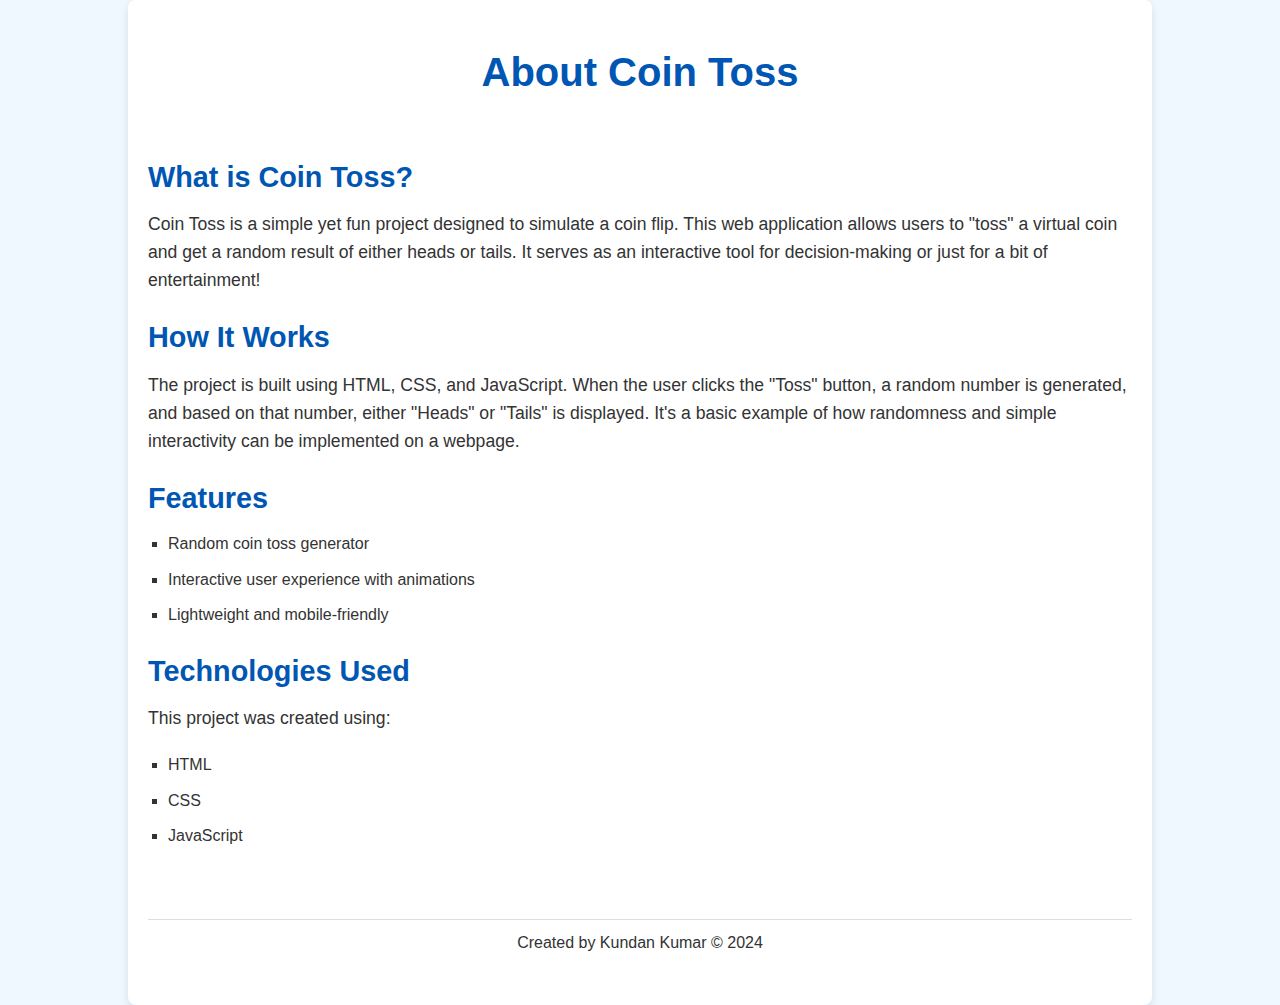
<file: components/About.html>
<!DOCTYPE html>
<html lang="en">
<head>
    <meta charset="UTF-8">
    <meta name="viewport" content="width=device-width, initial-scale=1.0">
    <meta http-equiv="X-UA-Compatible" content="IE=edge">
    <title>About | Coin Toss</title>
    <link rel="stylesheet" href="about.css">
</head>
<body>
    <div class="container">
        <header>
            <h1>About Coin Toss</h1>
        </header>

        <section class="content">
            <h2>What is Coin Toss?</h2>
            <p>
                Coin Toss is a simple yet fun project designed to simulate a coin flip. This web application allows users to "toss" a virtual coin and get a random result of either heads or tails. It serves as an interactive tool for decision-making or just for a bit of entertainment!
            </p>

            <h2>How It Works</h2>
            <p>
                The project is built using HTML, CSS, and JavaScript. When the user clicks the "Toss" button, a random number is generated, and based on that number, either "Heads" or "Tails" is displayed. It's a basic example of how randomness and simple interactivity can be implemented on a webpage.
            </p>

            <h2>Features</h2>
            <ul>
                <li>Random coin toss generator</li>
                <li>Interactive user experience with animations</li>
                <li>Lightweight and mobile-friendly</li>
            </ul>

            <h2>Technologies Used</h2>
            <p>
                This project was created using:
            </p>
            <ul>
                <li>HTML</li>
                <li>CSS</li>
                <li>JavaScript</li>
            </ul>
        </section>

        <footer>
            <p>Created by Kundan Kumar &copy; 2024</p>
        </footer>
    </div>
</body>
</html>
</file>
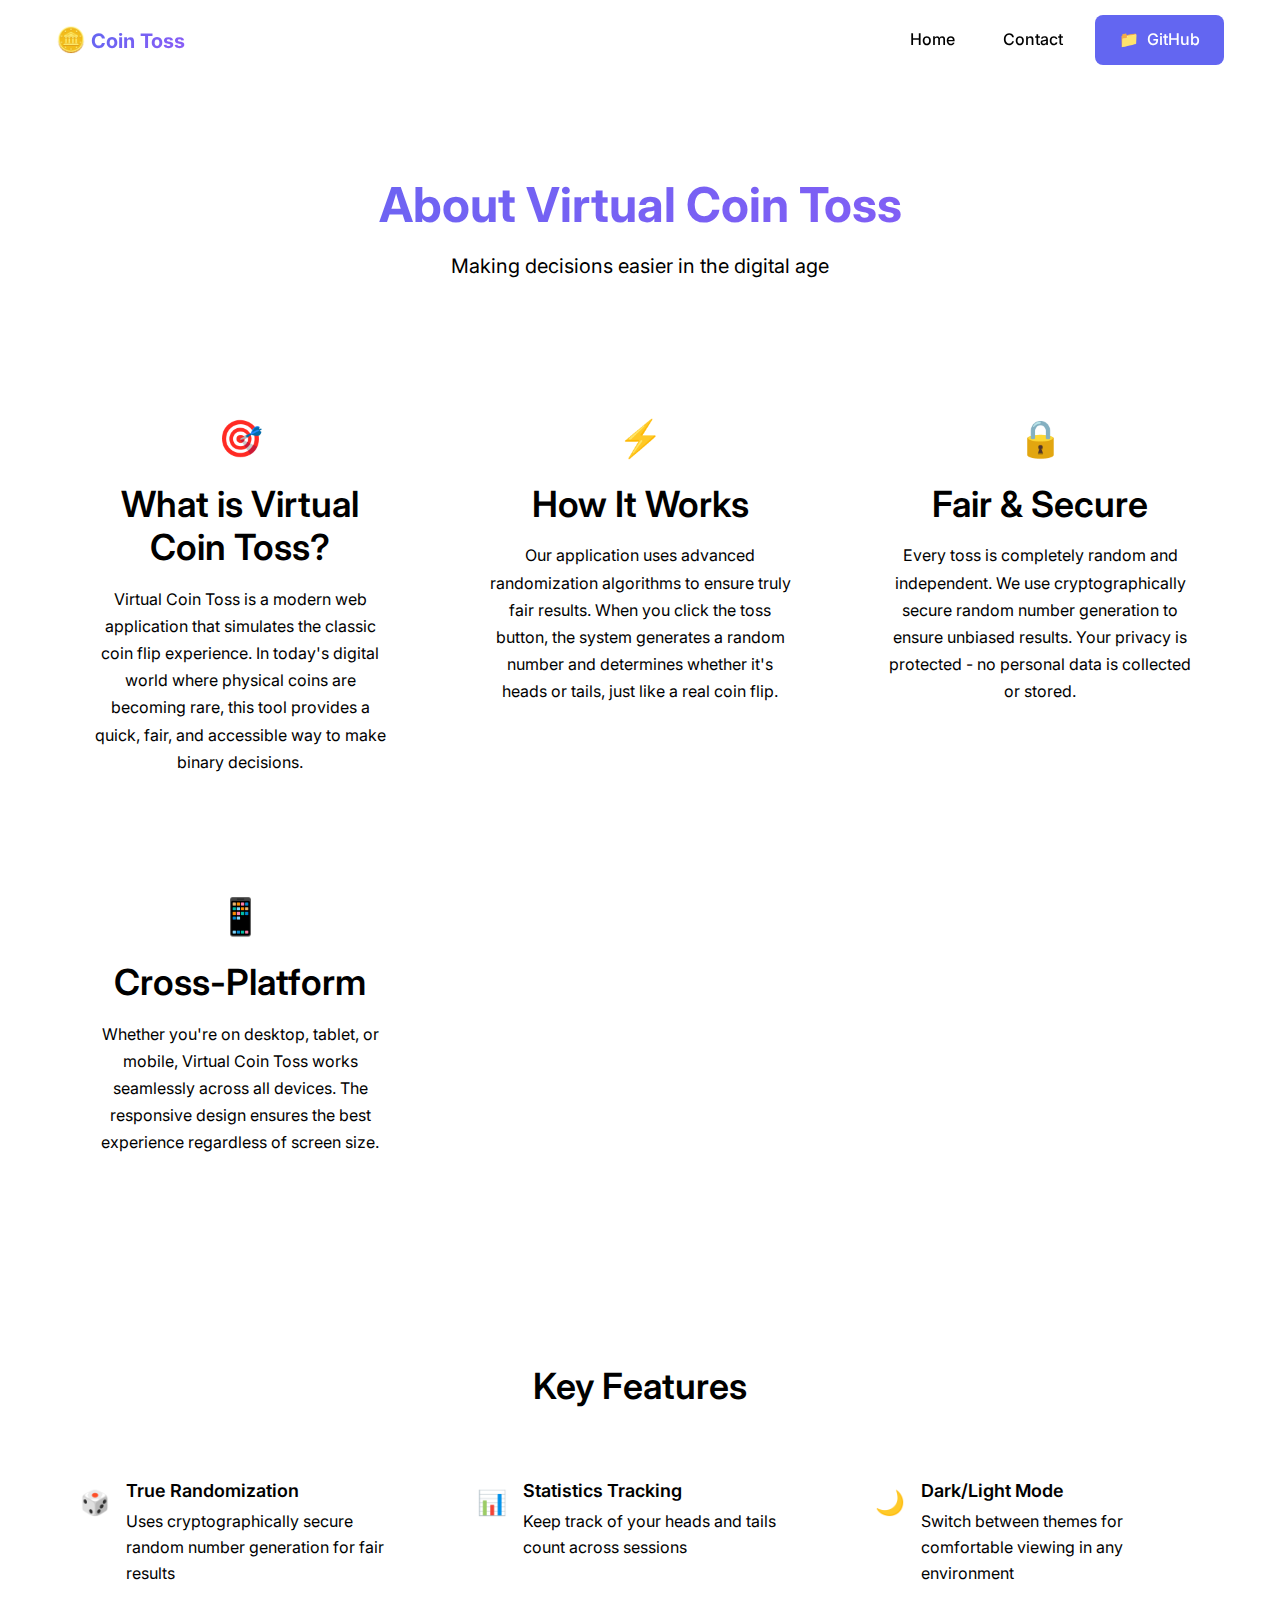
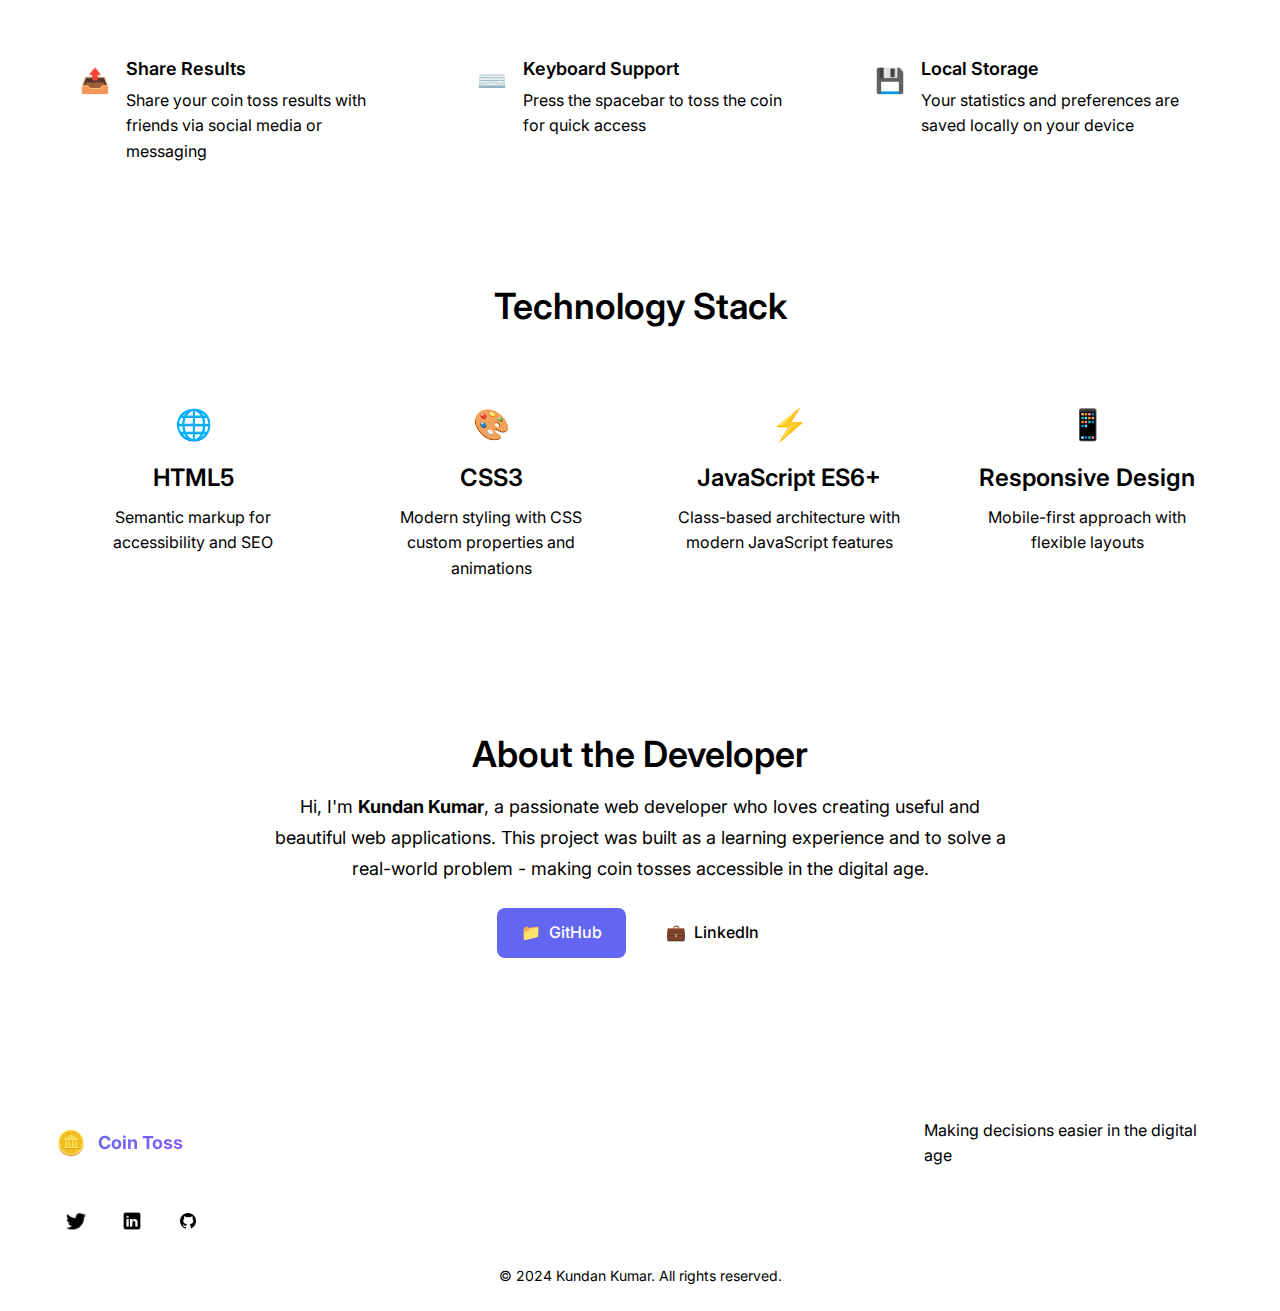
<file: pages/About.html>
<!DOCTYPE html>
<html lang="en">
<head>
    <meta charset="UTF-8">
    <meta name="viewport" content="width=device-width, initial-scale=1.0">
    <meta name="description" content="About Virtual Coin Toss - Learn more about this digital decision-making tool">
    <title>About | Virtual Coin Toss</title>
    <link rel="stylesheet" href="../css/main.css">
    <link rel="stylesheet" href="../css/components.css">
    <link rel="stylesheet" href="../css/about.css">
    <link rel="preconnect" href="https://fonts.googleapis.com">
    <link rel="preconnect" href="https://fonts.gstatic.com" crossorigin>
    <link href="https://fonts.googleapis.com/css2?family=Inter:wght@300;400;500;600;700&display=swap" rel="stylesheet">
</head>
<body>
    <!-- Navigation -->
    <nav class="navbar">
        <div class="nav-container">
            <div class="nav-brand">
                <a href="../index.html" style="text-decoration: none; color: inherit;">
                    <span class="brand-icon">🪙</span>
                    <span class="brand-text">Coin Toss</span>
                </a>
            </div>
            
            <div class="nav-menu">
                <a href="../index.html" class="nav-link">Home</a>
                <a href="contact.html" class="nav-link">Contact</a>
                <a href="https://github.com/its-kundan/Coin_Toss" target="_blank" rel="noopener noreferrer" class="btn btn-primary">
                    <span class="github-icon">📁</span>
                    GitHub
                </a>
            </div>
        </div>
    </nav>

    <!-- Main Content -->
    <main class="main-content">
        <div class="container">
            <!-- Hero Section -->
            <section class="about-hero">
                <h1 class="hero-title">About Virtual Coin Toss</h1>
                <p class="hero-subtitle">Making decisions easier in the digital age</p>
            </section>

            <!-- Content Sections -->
            <section class="about-content">
                <div class="content-grid">
                    <div class="content-card">
                        <div class="card-icon">🎯</div>
                        <h2>What is Virtual Coin Toss?</h2>
                        <p>
                            Virtual Coin Toss is a modern web application that simulates the classic coin flip experience. 
                            In today's digital world where physical coins are becoming rare, this tool provides a quick, 
                            fair, and accessible way to make binary decisions.
                        </p>
                    </div>

                    <div class="content-card">
                        <div class="card-icon">⚡</div>
                        <h2>How It Works</h2>
                        <p>
                            Our application uses advanced randomization algorithms to ensure truly fair results. 
                            When you click the toss button, the system generates a random number and determines 
                            whether it's heads or tails, just like a real coin flip.
                        </p>
                    </div>

                    <div class="content-card">
                        <div class="card-icon">🔒</div>
                        <h2>Fair & Secure</h2>
                        <p>
                            Every toss is completely random and independent. We use cryptographically secure 
                            random number generation to ensure unbiased results. Your privacy is protected - 
                            no personal data is collected or stored.
                        </p>
                    </div>

                    <div class="content-card">
                        <div class="card-icon">📱</div>
                        <h2>Cross-Platform</h2>
                        <p>
                            Whether you're on desktop, tablet, or mobile, Virtual Coin Toss works seamlessly 
                            across all devices. The responsive design ensures the best experience regardless 
                            of screen size.
                        </p>
                    </div>
                </div>
            </section>

            <!-- Features Section -->
            <section class="features-section">
                <h2 class="section-title">Key Features</h2>
                <div class="features-list">
                    <div class="feature-item">
                        <span class="feature-icon">🎲</span>
                        <div class="feature-content">
                            <h3>True Randomization</h3>
                            <p>Uses cryptographically secure random number generation for fair results</p>
                        </div>
                    </div>
                    
                    <div class="feature-item">
                        <span class="feature-icon">📊</span>
                        <div class="feature-content">
                            <h3>Statistics Tracking</h3>
                            <p>Keep track of your heads and tails count across sessions</p>
                        </div>
                    </div>
                    
                    <div class="feature-item">
                        <span class="feature-icon">🌙</span>
                        <div class="feature-content">
                            <h3>Dark/Light Mode</h3>
                            <p>Switch between themes for comfortable viewing in any environment</p>
                        </div>
                    </div>
                    
                    <div class="feature-item">
                        <span class="feature-icon">📤</span>
                        <div class="feature-content">
                            <h3>Share Results</h3>
                            <p>Share your coin toss results with friends via social media or messaging</p>
                        </div>
                    </div>
                    
                    <div class="feature-item">
                        <span class="feature-icon">⌨️</span>
                        <div class="feature-content">
                            <h3>Keyboard Support</h3>
                            <p>Press the spacebar to toss the coin for quick access</p>
                        </div>
                    </div>
                    
                    <div class="feature-item">
                        <span class="feature-icon">💾</span>
                        <div class="feature-content">
                            <h3>Local Storage</h3>
                            <p>Your statistics and preferences are saved locally on your device</p>
                        </div>
                    </div>
                </div>
            </section>

            <!-- Technology Section -->
            <section class="tech-section">
                <h2 class="section-title">Technology Stack</h2>
                <div class="tech-grid">
                    <div class="tech-card">
                        <div class="tech-icon">🌐</div>
                        <h3>HTML5</h3>
                        <p>Semantic markup for accessibility and SEO</p>
                    </div>
                    
                    <div class="tech-card">
                        <div class="tech-icon">🎨</div>
                        <h3>CSS3</h3>
                        <p>Modern styling with CSS custom properties and animations</p>
                    </div>
                    
                    <div class="tech-card">
                        <div class="tech-icon">⚡</div>
                        <h3>JavaScript ES6+</h3>
                        <p>Class-based architecture with modern JavaScript features</p>
                    </div>
                    
                    <div class="tech-card">
                        <div class="tech-icon">📱</div>
                        <h3>Responsive Design</h3>
                        <p>Mobile-first approach with flexible layouts</p>
                    </div>
                </div>
            </section>

            <!-- Developer Section -->
            <section class="developer-section">
                <div class="developer-card">
                    <div class="developer-info">
                        <h2>About the Developer</h2>
                        <p>
                            Hi, I'm <strong>Kundan Kumar</strong>, a passionate web developer who loves creating 
                            useful and beautiful web applications. This project was built as a learning experience 
                            and to solve a real-world problem - making coin tosses accessible in the digital age.
                        </p>
                        <div class="developer-links">
                            <a href="https://github.com/its-kundan" target="_blank" rel="noopener noreferrer" class="btn btn-primary">
                                <span class="github-icon">📁</span>
                                GitHub
                            </a>
                            <a href="https://www.linkedin.com/in/its-kundan/" target="_blank" rel="noopener noreferrer" class="btn btn-secondary">
                                <span class="linkedin-icon">💼</span>
                                LinkedIn
                            </a>
                        </div>
                    </div>
                </div>
            </section>
        </div>
    </main>

    <!-- Footer -->
    <footer class="footer">
        <div class="footer-container">
            <div class="footer-content">
                <div class="footer-brand">
                    <span class="brand-icon">🪙</span>
                    <span class="brand-text">Coin Toss</span>
                </div>
                <p class="footer-description">Making decisions easier in the digital age</p>
            </div>
            
            <div class="footer-social">
                <a href="https://twitter.com/kundan_k_" target="_blank" rel="noopener noreferrer" class="social-link">
                    <img src="../assets/icons/x.png" alt="Twitter" class="social-icon">
                </a>
                <a href="https://www.linkedin.com/in/its-kundan/" target="_blank" rel="noopener noreferrer" class="social-link">
                    <img src="../assets/icons/icons8-linkedin-50.png" alt="LinkedIn" class="social-icon">
                </a>
                <a href="https://github.com/its-kundan" target="_blank" rel="noopener noreferrer" class="social-link">
                    <img src="../assets/icons/github.png" alt="GitHub" class="social-icon">
                </a>
            </div>
            
            <div class="footer-bottom">
                <p>&copy; 2024 Kundan Kumar. All rights reserved.</p>
            </div>
        </div>
    </footer>
</body>
</html>
</file>
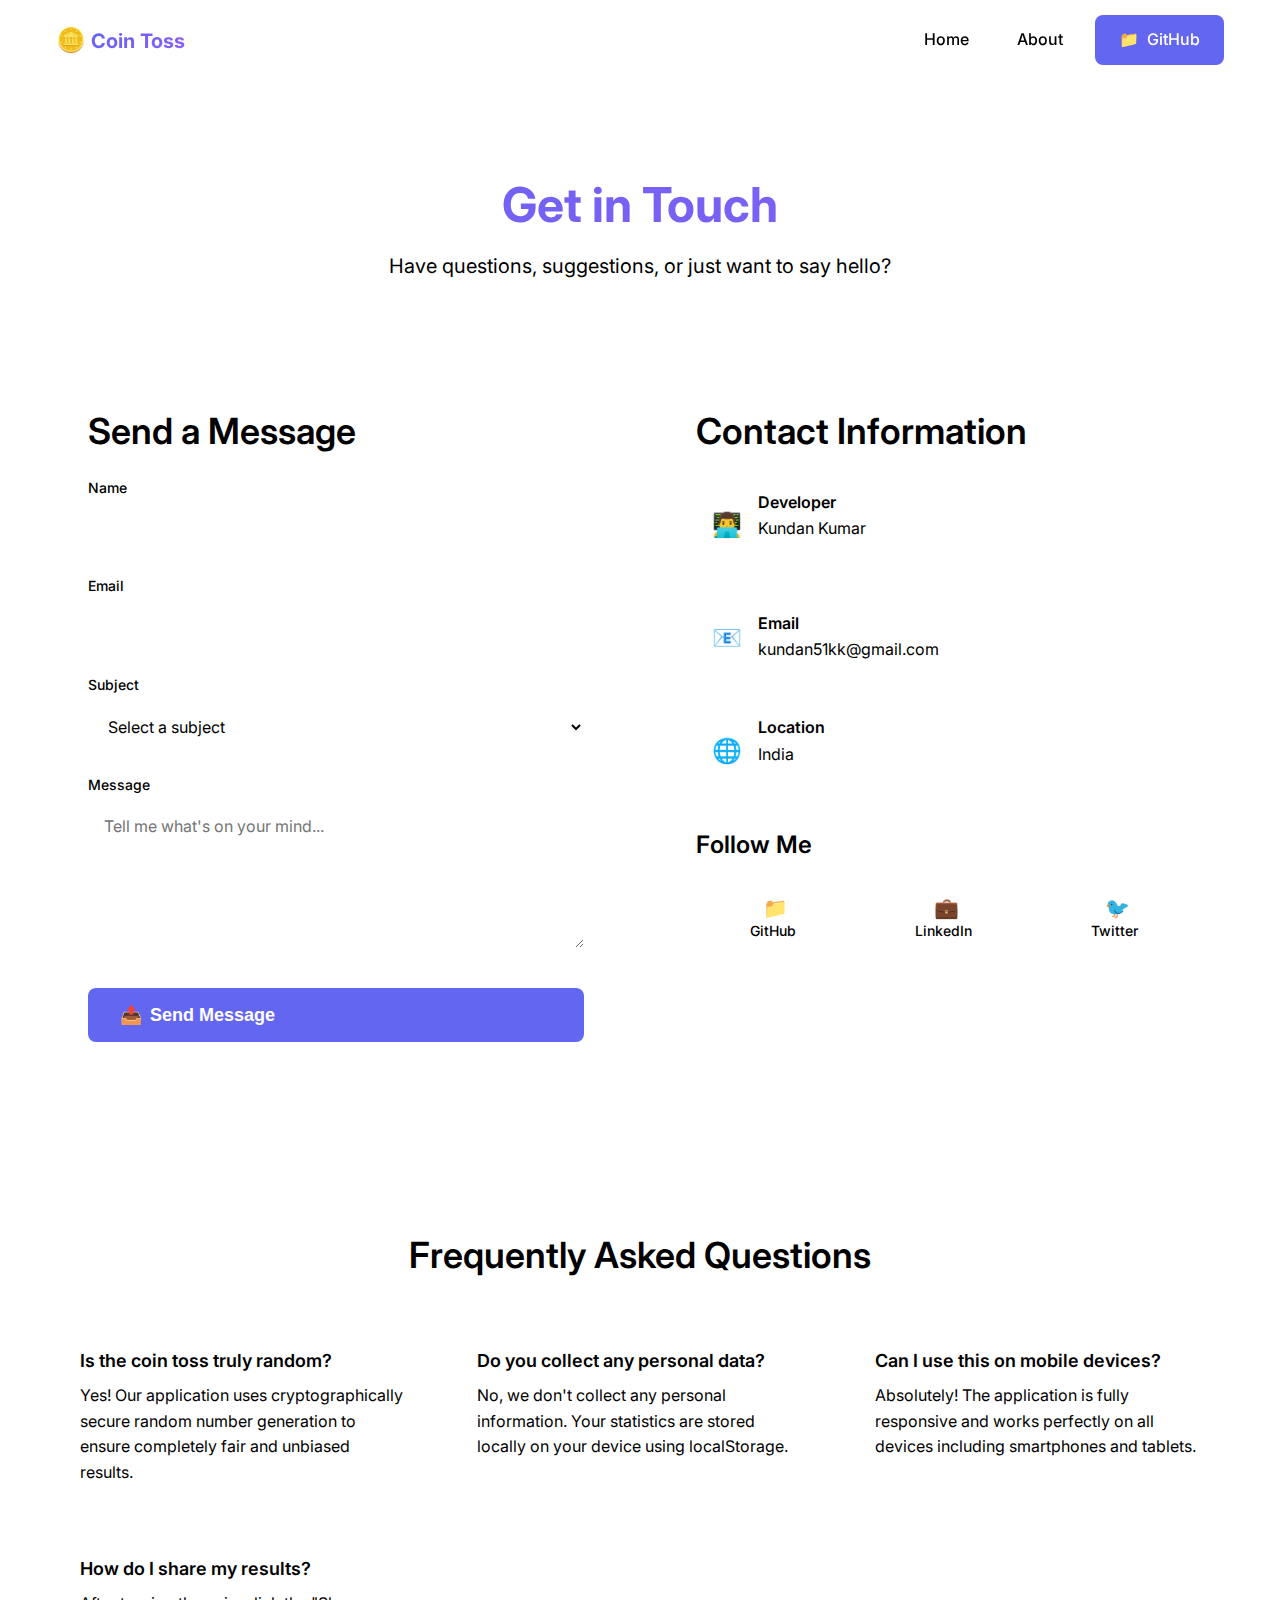
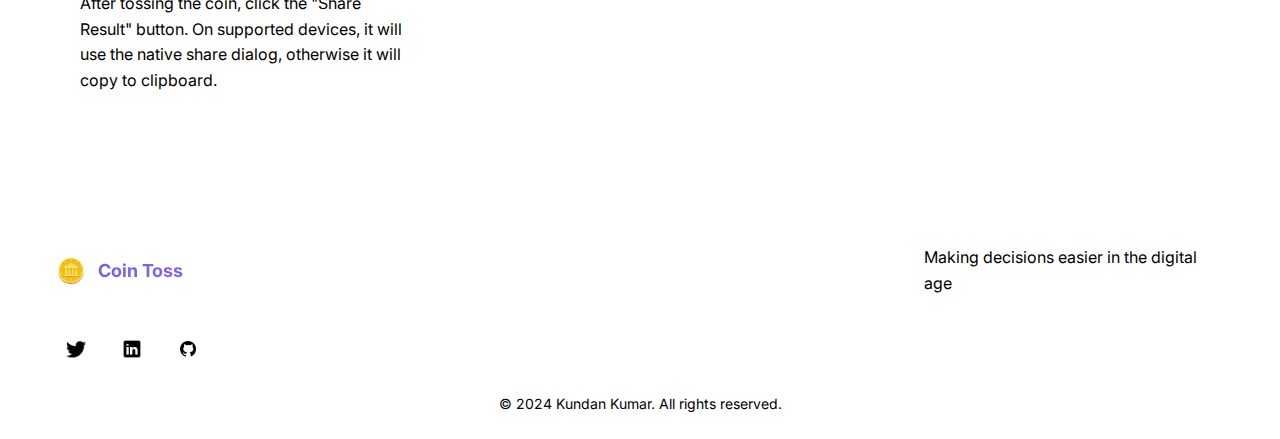
<file: pages/Contact.html>
<!DOCTYPE html>
<html lang="en">
<head>
    <meta charset="UTF-8">
    <meta name="viewport" content="width=device-width, initial-scale=1.0">
    <meta name="description" content="Contact Virtual Coin Toss - Get in touch with the developer">
    <title>Contact | Virtual Coin Toss</title>
    <link rel="stylesheet" href="../css/main.css">
    <link rel="stylesheet" href="../css/components.css">
    <link rel="stylesheet" href="../css/contact.css">
    <link rel="preconnect" href="https://fonts.googleapis.com">
    <link rel="preconnect" href="https://fonts.gstatic.com" crossorigin>
    <link href="https://fonts.googleapis.com/css2?family=Inter:wght@300;400;500;600;700&display=swap" rel="stylesheet">
</head>
<body>
    <!-- Navigation -->
    <nav class="navbar">
        <div class="nav-container">
            <div class="nav-brand">
                <a href="../index.html" style="text-decoration: none; color: inherit;">
                    <span class="brand-icon">🪙</span>
                    <span class="brand-text">Coin Toss</span>
                </a>
            </div>
            
            <div class="nav-menu">
                <a href="../index.html" class="nav-link">Home</a>
                <a href="about.html" class="nav-link">About</a>
                <a href="https://github.com/its-kundan/Coin_Toss" target="_blank" rel="noopener noreferrer" class="btn btn-primary">
                    <span class="github-icon">📁</span>
                    GitHub
                </a>
            </div>
        </div>
    </nav>

    <!-- Main Content -->
    <main class="main-content">
        <div class="container">
            <!-- Hero Section -->
            <section class="contact-hero">
                <h1 class="hero-title">Get in Touch</h1>
                <p class="hero-subtitle">Have questions, suggestions, or just want to say hello?</p>
            </section>

            <!-- Contact Content -->
            <section class="contact-content">
                <div class="contact-grid">
                    <!-- Contact Form -->
                    <div class="contact-form-section">
                        <h2>Send a Message</h2>
                        <form class="contact-form" id="contactForm">
                            <div class="form-group">
                                <label for="name">Name</label>
                                <input type="text" id="name" name="name" required>
                            </div>
                            
                            <div class="form-group">
                                <label for="email">Email</label>
                                <input type="email" id="email" name="email" required>
                            </div>
                            
                            <div class="form-group">
                                <label for="subject">Subject</label>
                                <select id="subject" name="subject" required>
                                    <option value="">Select a subject</option>
                                    <option value="feedback">Feedback</option>
                                    <option value="bug-report">Bug Report</option>
                                    <option value="feature-request">Feature Request</option>
                                    <option value="general">General Inquiry</option>
                                </select>
                            </div>
                            
                            <div class="form-group">
                                <label for="message">Message</label>
                                <textarea id="message" name="message" rows="6" required placeholder="Tell me what's on your mind..."></textarea>
                            </div>
                            
                            <button type="submit" class="btn btn-primary btn-submit">
                                <span class="btn-icon">📤</span>
                                Send Message
                            </button>
                        </form>
                    </div>

                    <!-- Contact Info -->
                    <div class="contact-info-section">
                        <h2>Contact Information</h2>
                        
                        <div class="contact-info">
                            <div class="info-item">
                                <div class="info-icon">👨‍💻</div>
                                <div class="info-content">
                                    <h3>Developer</h3>
                                    <p>Kundan Kumar</p>
                                </div>
                            </div>
                            
                            <div class="info-item">
                                <div class="info-icon">📧</div>
                                <div class="info-content">
                                    <h3>Email</h3>
                                    <a href="mailto:kundan51kk@gmail.com">kundan51kk@gmail.com</a>
                                </div>
                            </div>
                            
                            <div class="info-item">
                                <div class="info-icon">🌐</div>
                                <div class="info-content">
                                    <h3>Location</h3>
                                    <p>India</p>
                                </div>
                            </div>
                        </div>

                        <div class="social-links">
                            <h3>Follow Me</h3>
                            <div class="social-grid">
                                <a href="https://github.com/its-kundan" target="_blank" rel="noopener noreferrer" class="social-card">
                                    <div class="social-icon">📁</div>
                                    <span>GitHub</span>
                                </a>
                                
                                <a href="https://www.linkedin.com/in/its-kundan/" target="_blank" rel="noopener noreferrer" class="social-card">
                                    <div class="social-icon">💼</div>
                                    <span>LinkedIn</span>
                                </a>
                                
                                <a href="https://twitter.com/kundan_k_" target="_blank" rel="noopener noreferrer" class="social-card">
                                    <div class="social-icon">🐦</div>
                                    <span>Twitter</span>
                                </a>
                            </div>
                        </div>
                    </div>
                </div>
            </section>

            <!-- FAQ Section -->
            <section class="faq-section">
                <h2 class="section-title">Frequently Asked Questions</h2>
                <div class="faq-grid">
                    <div class="faq-item">
                        <h3>Is the coin toss truly random?</h3>
                        <p>Yes! Our application uses cryptographically secure random number generation to ensure completely fair and unbiased results.</p>
                    </div>
                    
                    <div class="faq-item">
                        <h3>Do you collect any personal data?</h3>
                        <p>No, we don't collect any personal information. Your statistics are stored locally on your device using localStorage.</p>
                    </div>
                    
                    <div class="faq-item">
                        <h3>Can I use this on mobile devices?</h3>
                        <p>Absolutely! The application is fully responsive and works perfectly on all devices including smartphones and tablets.</p>
                    </div>
                    
                    <div class="faq-item">
                        <h3>How do I share my results?</h3>
                        <p>After tossing the coin, click the "Share Result" button. On supported devices, it will use the native share dialog, otherwise it will copy to clipboard.</p>
                    </div>
                </div>
            </section>
        </div>
    </main>

    <!-- Footer -->
    <footer class="footer">
        <div class="footer-container">
            <div class="footer-content">
                <div class="footer-brand">
                    <span class="brand-icon">🪙</span>
                    <span class="brand-text">Coin Toss</span>
                </div>
                <p class="footer-description">Making decisions easier in the digital age</p>
            </div>
            
            <div class="footer-social">
                <a href="https://twitter.com/kundan_k_" target="_blank" rel="noopener noreferrer" class="social-link">
                    <img src="../assets/icons/x.png" alt="Twitter" class="social-icon">
                </a>
                <a href="https://www.linkedin.com/in/its-kundan/" target="_blank" rel="noopener noreferrer" class="social-link">
                    <img src="../assets/icons/icons8-linkedin-50.png" alt="LinkedIn" class="social-icon">
                </a>
                <a href="https://github.com/its-kundan" target="_blank" rel="noopener noreferrer" class="social-link">
                    <img src="../assets/icons/github.png" alt="GitHub" class="social-icon">
                </a>
            </div>
            
            <div class="footer-bottom">
                <p>&copy; 2024 Kundan Kumar. All rights reserved.</p>
            </div>
        </div>
    </footer>

    <script src="../js/contact.js"></script>
</body>
</html>
</file>
<file: components/about.css>
/* General Styles */
* {
    margin: 0;
    padding: 0;
    box-sizing: border-box;
}

body {
    font-family: Arial, sans-serif;
    background-color: #f0f8ff;
    color: #333;
    line-height: 1.6;
    min-height: 100vh;
}

.container {
    width: 80%;
    max-width: 1200px;
    margin: 0 auto;
    padding: 20px;
    background-color: #fff;
    box-shadow: 0 4px 8px rgba(0, 0, 0, 0.1);
    border-radius: 8px;
}

/* Header */
header {
    text-align: center;
    padding: 20px 0;
}

header h1 {
    font-size: 2.5rem;
    color: #0056b3;
    margin-bottom: 10px;
}

/* Content Section */
.content {
    padding: 20px 0;
}

h2 {
    font-size: 1.8rem;
    color: #0056b3;
    margin-bottom: 10px;
}

p {
    font-size: 1.1rem;
    margin-bottom: 20px;
}

ul {
    list-style-type: square;
    margin-left: 20px;
    margin-bottom: 20px;
}

ul li {
    margin-bottom: 10px;
    font-size: 1rem;
}

/* Footer */
footer {
    text-align: center;
    margin-top: 30px;
    padding: 10px 0;
    border-top: 1px solid #ddd;
}

footer p {
    font-size: 1rem;
    color: #333;
}

/* Media Queries */
@media (max-width: 768px) {
    .container {
        width: 95%;
    }

    header h1 {
        font-size: 2rem;
    }

    h2 {
        font-size: 1.5rem;
    }
}
</file>
<file: css/main.css>
/* CSS Custom Properties */
:root {
    /* Colors */
    --primary-color: #6366f1;
    --primary-dark: #4f46e5;
    --secondary-color: #8b5cf6;
    --accent-color: #f59e0b;
    --success-color: #10b981;
    --error-color: #ef4444;
    
    /* Neutral Colors */
    --white: #ffffff;
    --gray-50: #f9fafb;
    --gray-100: #f3f4f6;
    --gray-200: #e5e7eb;
    --gray-300: #d1d5db;
    --gray-400: #9ca3af;
    --gray-500: #6b7280;
    --gray-600: #4b5563;
    --gray-700: #374151;
    --gray-800: #1f2937;
    --gray-900: #111827;
    
    /* Typography */
    --font-family: 'Inter', -apple-system, BlinkMacSystemFont, 'Segoe UI', Roboto, sans-serif;
    --font-size-xs: 0.75rem;
    --font-size-sm: 0.875rem;
    --font-size-base: 1rem;
    --font-size-lg: 1.125rem;
    --font-size-xl: 1.25rem;
    --font-size-2xl: 1.5rem;
    --font-size-3xl: 1.875rem;
    --font-size-4xl: 2.25rem;
    --font-size-5xl: 3rem;
    
    /* Spacing */
    --spacing-1: 0.25rem;
    --spacing-2: 0.5rem;
    --spacing-3: 0.75rem;
    --spacing-4: 1rem;
    --spacing-5: 1.25rem;
    --spacing-6: 1.5rem;
    --spacing-8: 2rem;
    --spacing-10: 2.5rem;
    --spacing-12: 3rem;
    --spacing-16: 4rem;
    --spacing-20: 5rem;
    
    /* Shadows */
    --shadow-sm: 0 1px 2px 0 rgb(0 0 0 / 0.05);
    --shadow-md: 0 4px 6px -1px rgb(0 0 0 / 0.1), 0 2px 4px -2px rgb(0 0 0 / 0.1);
    --shadow-lg: 0 10px 15px -3px rgb(0 0 0 / 0.1), 0 4px 6px -4px rgb(0 0 0 / 0.1);
    --shadow-xl: 0 20px 25px -5px rgb(0 0 0 / 0.1), 0 8px 10px -6px rgb(0 0 0 / 0.1);
    
    /* Border Radius */
    --radius-sm: 0.25rem;
    --radius-md: 0.375rem;
    --radius-lg: 0.5rem;
    --radius-xl: 0.75rem;
    --radius-2xl: 1rem;
    --radius-full: 9999px;
    
    /* Transitions */
    --transition-fast: 150ms ease-in-out;
    --transition-normal: 250ms ease-in-out;
    --transition-slow: 350ms ease-in-out;
}

/* Dark Theme Variables */
[data-theme="dark"] {
    --bg-primary: var(--gray-900);
    --bg-secondary: var(--gray-800);
    --bg-tertiary: var(--gray-700);
    --text-primary: var(--gray-100);
    --text-secondary: var(--gray-300);
    --text-muted: var(--gray-400);
    --border-color: var(--gray-700);
}

/* Light Theme Variables */
[data-theme="light"] {
    --bg-primary: var(--white);
    --bg-secondary: var(--gray-50);
    --bg-tertiary: var(--gray-100);
    --text-primary: var(--gray-900);
    --text-secondary: var(--gray-700);
    --text-muted: var(--gray-500);
    --border-color: var(--gray-200);
}

/* Base Styles */
* {
    margin: 0;
    padding: 0;
    box-sizing: border-box;
}

html {
    scroll-behavior: smooth;
}

body {
    font-family: var(--font-family);
    font-size: var(--font-size-base);
    line-height: 1.6;
    color: var(--text-primary);
    background-color: var(--bg-primary);
    transition: background-color var(--transition-normal), color var(--transition-normal);
}

/* Layout */
.container {
    max-width: 1200px;
    margin: 0 auto;
    padding: 0 var(--spacing-4);
}

.main-content {
    min-height: calc(100vh - 80px - 200px); /* Account for navbar and footer */
    padding: var(--spacing-8) 0;
}

/* Typography */
h1, h2, h3, h4, h5, h6 {
    font-weight: 600;
    line-height: 1.2;
    margin-bottom: var(--spacing-4);
}

h1 {
    font-size: var(--font-size-5xl);
    font-weight: 700;
}

h2 {
    font-size: var(--font-size-4xl);
}

h3 {
    font-size: var(--font-size-2xl);
}

p {
    margin-bottom: var(--spacing-4);
    color: var(--text-secondary);
}

/* Buttons */
.btn {
    display: inline-flex;
    align-items: center;
    gap: var(--spacing-2);
    padding: var(--spacing-3) var(--spacing-6);
    font-size: var(--font-size-base);
    font-weight: 500;
    text-decoration: none;
    border: none;
    border-radius: var(--radius-lg);
    cursor: pointer;
    transition: all var(--transition-fast);
    white-space: nowrap;
}

.btn:disabled {
    opacity: 0.6;
    cursor: not-allowed;
}

.btn-primary {
    background-color: var(--primary-color);
    color: var(--white);
}

.btn-primary:hover:not(:disabled) {
    background-color: var(--primary-dark);
    transform: translateY(-1px);
    box-shadow: var(--shadow-lg);
}

.btn-secondary {
    background-color: var(--bg-tertiary);
    color: var(--text-primary);
    border: 1px solid var(--border-color);
}

.btn-secondary:hover:not(:disabled) {
    background-color: var(--bg-secondary);
    transform: translateY(-1px);
}

.btn-toss {
    background: linear-gradient(135deg, var(--primary-color), var(--secondary-color));
    color: var(--white);
    font-size: var(--font-size-lg);
    padding: var(--spacing-4) var(--spacing-8);
    font-weight: 600;
    box-shadow: var(--shadow-lg);
}

.btn-toss:hover:not(:disabled) {
    transform: translateY(-2px);
    box-shadow: var(--shadow-xl);
}

.btn-icon {
    font-size: var(--font-size-lg);
}

/* Hero Section */
.hero {
    text-align: center;
    padding: var(--spacing-16) 0;
}

.hero-title {
    background: linear-gradient(135deg, var(--primary-color), var(--secondary-color));
    -webkit-background-clip: text;
    -webkit-text-fill-color: transparent;
    background-clip: text;
    margin-bottom: var(--spacing-4);
}

.hero-subtitle {
    font-size: var(--font-size-xl);
    color: var(--text-secondary);
    max-width: 600px;
    margin: 0 auto;
}

/* Coin Section */
.coin-section {
    padding: var(--spacing-12) 0;
}

.coin-container {
    max-width: 600px;
    margin: 0 auto;
    text-align: center;
}

.coin-wrapper {
    margin-bottom: var(--spacing-8);
}

.coin {
    width: 200px;
    height: 200px;
    margin: 0 auto;
    position: relative;
    transform-style: preserve-3d;
    transition: transform var(--transition-slow);
}

.coin-face {
    position: absolute;
    width: 100%;
    height: 100%;
    border-radius: 50%;
    display: flex;
    align-items: center;
    justify-content: center;
    font-weight: 700;
    font-size: var(--font-size-2xl);
    color: var(--white);
    backface-visibility: hidden;
    box-shadow: var(--shadow-xl);
}

.coin-front {
    background: linear-gradient(135deg, #fbbf24, #f59e0b);
    transform: rotateY(0deg);
}

.coin-back {
    background: linear-gradient(135deg, #6b7280, #4b5563);
    transform: rotateY(180deg);
}

.coin.flipping {
    animation: coinFlip 1.5s ease-in-out;
}

@keyframes coinFlip {
    0% { transform: rotateY(0deg); }
    50% { transform: rotateY(1800deg); }
    100% { transform: rotateY(1800deg); }
}

.coin-controls {
    display: flex;
    gap: var(--spacing-4);
    justify-content: center;
    margin-bottom: var(--spacing-8);
    flex-wrap: wrap;
}

.result-display {
    background-color: var(--bg-secondary);
    border-radius: var(--radius-xl);
    padding: var(--spacing-6);
    border: 1px solid var(--border-color);
}

.result-text {
    font-size: var(--font-size-2xl);
    font-weight: 600;
    color: var(--text-primary);
    margin-bottom: var(--spacing-4);
    min-height: 2rem;
}

.result-stats {
    display: flex;
    justify-content: center;
    gap: var(--spacing-8);
}

.stat {
    display: flex;
    flex-direction: column;
    align-items: center;
    gap: var(--spacing-1);
}

.stat-label {
    font-size: var(--font-size-sm);
    color: var(--text-muted);
    text-transform: uppercase;
    letter-spacing: 0.05em;
}

.stat-value {
    font-size: var(--font-size-xl);
    font-weight: 600;
    color: var(--primary-color);
}

/* Features Section */
.features {
    padding: var(--spacing-16) 0;
}

.section-title {
    text-align: center;
    margin-bottom: var(--spacing-12);
}

.features-grid {
    display: grid;
    grid-template-columns: repeat(auto-fit, minmax(300px, 1fr));
    gap: var(--spacing-8);
}

.feature-card {
    background-color: var(--bg-secondary);
    border: 1px solid var(--border-color);
    border-radius: var(--radius-xl);
    padding: var(--spacing-8);
    text-align: center;
    transition: transform var(--transition-normal), box-shadow var(--transition-normal);
}

.feature-card:hover {
    transform: translateY(-4px);
    box-shadow: var(--shadow-xl);
}

.feature-icon {
    font-size: var(--font-size-4xl);
    margin-bottom: var(--spacing-4);
}

.feature-card h3 {
    margin-bottom: var(--spacing-3);
    color: var(--text-primary);
}

.feature-card p {
    color: var(--text-secondary);
    margin-bottom: 0;
}

/* Responsive Design */
@media (max-width: 768px) {
    .container {
        padding: 0 var(--spacing-3);
    }
    
    .hero-title {
        font-size: var(--font-size-4xl);
    }
    
    .hero-subtitle {
        font-size: var(--font-size-lg);
    }
    
    .coin {
        width: 150px;
        height: 150px;
    }
    
    .coin-face {
        font-size: var(--font-size-xl);
    }
    
    .coin-controls {
        flex-direction: column;
        align-items: center;
    }
    
    .btn-toss {
        width: 100%;
        max-width: 300px;
    }
    
    .result-stats {
        flex-direction: column;
        gap: var(--spacing-4);
    }
    
    .features-grid {
        grid-template-columns: 1fr;
    }
}

@media (max-width: 480px) {
    .main-content {
        padding: var(--spacing-6) 0;
    }
    
    .hero {
        padding: var(--spacing-12) 0;
    }
    
    .coin-section {
        padding: var(--spacing-8) 0;
    }
    
    .features {
        padding: var(--spacing-12) 0;
    }
}
</file>
<file: css/components.css>
/* Navigation */
.navbar {
    background-color: var(--bg-secondary);
    border-bottom: 1px solid var(--border-color);
    position: sticky;
    top: 0;
    z-index: 100;
    backdrop-filter: blur(10px);
    -webkit-backdrop-filter: blur(10px);
}

.nav-container {
    max-width: 1200px;
    margin: 0 auto;
    padding: 0 var(--spacing-4);
    display: flex;
    justify-content: space-between;
    align-items: center;
    height: 80px;
}

.nav-brand {
    display: flex;
    align-items: center;
    gap: var(--spacing-3);
    font-weight: 700;
    font-size: var(--font-size-xl);
    color: var(--text-primary);
}

.brand-icon {
    font-size: var(--font-size-2xl);
}

.brand-text {
    background: linear-gradient(135deg, var(--primary-color), var(--secondary-color));
    -webkit-background-clip: text;
    -webkit-text-fill-color: transparent;
    background-clip: text;
}

.nav-menu {
    display: flex;
    align-items: center;
    gap: var(--spacing-4);
}

.nav-link {
    color: var(--text-secondary);
    text-decoration: none;
    font-weight: 500;
    padding: var(--spacing-2) var(--spacing-4);
    border-radius: var(--radius-md);
    transition: all var(--transition-fast);
}

.nav-link:hover {
    color: var(--text-primary);
    background-color: var(--bg-tertiary);
}

.theme-icon {
    font-size: var(--font-size-lg);
}

.github-icon {
    font-size: var(--font-size-base);
}

/* Footer */
.footer {
    background-color: var(--bg-secondary);
    border-top: 1px solid var(--border-color);
    padding: var(--spacing-12) 0 var(--spacing-6);
    margin-top: auto;
}

.footer-container {
    max-width: 1200px;
    margin: 0 auto;
    padding: 0 var(--spacing-4);
}

.footer-content {
    display: flex;
    justify-content: space-between;
    align-items: center;
    margin-bottom: var(--spacing-8);
    flex-wrap: wrap;
    gap: var(--spacing-6);
}

.footer-brand {
    display: flex;
    align-items: center;
    gap: var(--spacing-3);
    font-weight: 700;
    font-size: var(--font-size-lg);
}

.footer-description {
    color: var(--text-secondary);
    margin: 0;
    max-width: 300px;
}

.footer-social {
    display: flex;
    gap: var(--spacing-4);
}

.social-link {
    display: flex;
    align-items: center;
    justify-content: center;
    width: 40px;
    height: 40px;
    border-radius: var(--radius-full);
    background-color: var(--bg-tertiary);
    border: 1px solid var(--border-color);
    transition: all var(--transition-fast);
}

.social-link:hover {
    background-color: var(--primary-color);
    transform: translateY(-2px);
    box-shadow: var(--shadow-lg);
}

.social-icon {
    width: 20px;
    height: 20px;
    filter: var(--icon-filter);
    transition: filter var(--transition-fast);
}

.social-link:hover .social-icon {
    filter: brightness(0) invert(1);
}

.footer-bottom {
    text-align: center;
    padding-top: var(--spacing-6);
    border-top: 1px solid var(--border-color);
}

.footer-bottom p {
    color: var(--text-muted);
    margin: 0;
    font-size: var(--font-size-sm);
}

/* Mobile Navigation */
@media (max-width: 768px) {
    .nav-container {
        padding: 0 var(--spacing-3);
    }
    
    .nav-menu {
        gap: var(--spacing-2);
    }
    
    .nav-link {
        padding: var(--spacing-2) var(--spacing-3);
        font-size: var(--font-size-sm);
    }
    
    .footer-content {
        flex-direction: column;
        text-align: center;
        gap: var(--spacing-4);
    }
    
    .footer-description {
        max-width: none;
    }
}

@media (max-width: 480px) {
    .nav-brand {
        font-size: var(--font-size-lg);
    }
    
    .brand-icon {
        font-size: var(--font-size-xl);
    }
    
    .nav-menu {
        gap: var(--spacing-1);
    }
    
    .btn {
        padding: var(--spacing-2) var(--spacing-4);
        font-size: var(--font-size-sm);
    }
    
    .btn-icon {
        font-size: var(--font-size-base);
    }
}

/* Icon Filter for Dark/Light Mode */
[data-theme="dark"] {
    --icon-filter: brightness(0) invert(1);
}

[data-theme="light"] {
    --icon-filter: none;
}
</file>
<file: css/about.css>
/* About Page Specific Styles */

/* Hero Section */
.about-hero {
    text-align: center;
    padding: var(--spacing-16) 0 var(--spacing-12);
}

/* Content Grid */
.about-content {
    padding: var(--spacing-12) 0;
}

.content-grid {
    display: grid;
    grid-template-columns: repeat(auto-fit, minmax(300px, 1fr));
    gap: var(--spacing-8);
    margin-bottom: var(--spacing-16);
}

.content-card {
    background-color: var(--bg-secondary);
    border: 1px solid var(--border-color);
    border-radius: var(--radius-xl);
    padding: var(--spacing-8);
    text-align: center;
    transition: transform var(--transition-normal), box-shadow var(--transition-normal);
}

.content-card:hover {
    transform: translateY(-4px);
    box-shadow: var(--shadow-xl);
}

.card-icon {
    font-size: var(--font-size-4xl);
    margin-bottom: var(--spacing-4);
}

.content-card h2 {
    margin-bottom: var(--spacing-4);
    color: var(--text-primary);
}

.content-card p {
    color: var(--text-secondary);
    line-height: 1.7;
}

/* Features Section */
.features-section {
    padding: var(--spacing-12) 0;
}

.features-list {
    display: grid;
    grid-template-columns: repeat(auto-fit, minmax(350px, 1fr));
    gap: var(--spacing-6);
}

.feature-item {
    display: flex;
    align-items: flex-start;
    gap: var(--spacing-4);
    padding: var(--spacing-6);
    background-color: var(--bg-secondary);
    border: 1px solid var(--border-color);
    border-radius: var(--radius-lg);
    transition: transform var(--transition-normal), box-shadow var(--transition-normal);
}

.feature-item:hover {
    transform: translateY(-2px);
    box-shadow: var(--shadow-lg);
}

.feature-icon {
    font-size: var(--font-size-2xl);
    flex-shrink: 0;
    margin-top: var(--spacing-1);
}

.feature-content h3 {
    margin-bottom: var(--spacing-2);
    color: var(--text-primary);
    font-size: var(--font-size-lg);
}

.feature-content p {
    color: var(--text-secondary);
    margin: 0;
    line-height: 1.6;
}

/* Technology Section */
.tech-section {
    padding: var(--spacing-12) 0;
}

.tech-grid {
    display: grid;
    grid-template-columns: repeat(auto-fit, minmax(250px, 1fr));
    gap: var(--spacing-6);
}

.tech-card {
    background-color: var(--bg-secondary);
    border: 1px solid var(--border-color);
    border-radius: var(--radius-xl);
    padding: var(--spacing-6);
    text-align: center;
    transition: transform var(--transition-normal), box-shadow var(--transition-normal);
}

.tech-card:hover {
    transform: translateY(-4px);
    box-shadow: var(--shadow-lg);
}

.tech-icon {
    font-size: var(--font-size-3xl);
    margin-bottom: var(--spacing-4);
}

.tech-card h3 {
    margin-bottom: var(--spacing-3);
    color: var(--text-primary);
}

.tech-card p {
    color: var(--text-secondary);
    margin: 0;
    line-height: 1.6;
}

/* Developer Section */
.developer-section {
    padding: var(--spacing-12) 0;
}

.developer-card {
    background: linear-gradient(135deg, var(--bg-secondary), var(--bg-tertiary));
    border: 1px solid var(--border-color);
    border-radius: var(--radius-xl);
    padding: var(--spacing-8);
    text-align: center;
    max-width: 800px;
    margin: 0 auto;
}

.developer-info h2 {
    margin-bottom: var(--spacing-4);
    color: var(--text-primary);
}

.developer-info p {
    color: var(--text-secondary);
    line-height: 1.7;
    margin-bottom: var(--spacing-6);
    font-size: var(--font-size-lg);
}

.developer-links {
    display: flex;
    gap: var(--spacing-4);
    justify-content: center;
    flex-wrap: wrap;
}

.linkedin-icon {
    font-size: var(--font-size-base);
}

/* Responsive Design */
@media (max-width: 768px) {
    .about-hero {
        padding: var(--spacing-12) 0 var(--spacing-8);
    }
    
    .content-grid {
        grid-template-columns: 1fr;
        gap: var(--spacing-6);
    }
    
    .features-list {
        grid-template-columns: 1fr;
        gap: var(--spacing-4);
    }
    
    .feature-item {
        flex-direction: column;
        text-align: center;
        gap: var(--spacing-3);
    }
    
    .tech-grid {
        grid-template-columns: repeat(auto-fit, minmax(200px, 1fr));
        gap: var(--spacing-4);
    }
    
    .developer-links {
        flex-direction: column;
        align-items: center;
    }
    
    .developer-links .btn {
        width: 100%;
        max-width: 200px;
    }
}

@media (max-width: 480px) {
    .content-card,
    .feature-item,
    .tech-card,
    .developer-card {
        padding: var(--spacing-6);
    }
    
    .card-icon,
    .tech-icon {
        font-size: var(--font-size-3xl);
    }
    
    .feature-icon {
        font-size: var(--font-size-xl);
    }
}
</file>
<file: css/contact.css>
/* Contact Page Specific Styles */

/* Hero Section */
.contact-hero {
    text-align: center;
    padding: var(--spacing-16) 0 var(--spacing-12);
}

/* Contact Content */
.contact-content {
    padding: var(--spacing-12) 0;
}

.contact-grid {
    display: grid;
    grid-template-columns: 1fr 1fr;
    gap: var(--spacing-12);
    margin-bottom: var(--spacing-16);
}

/* Contact Form */
.contact-form-section {
    background-color: var(--bg-secondary);
    border: 1px solid var(--border-color);
    border-radius: var(--radius-xl);
    padding: var(--spacing-8);
}

.contact-form-section h2 {
    margin-bottom: var(--spacing-6);
    color: var(--text-primary);
}

.contact-form {
    display: flex;
    flex-direction: column;
    gap: var(--spacing-6);
}

.form-group {
    display: flex;
    flex-direction: column;
    gap: var(--spacing-2);
}

.form-group label {
    font-weight: 500;
    color: var(--text-primary);
    font-size: var(--font-size-sm);
}

.form-group input,
.form-group select,
.form-group textarea {
    padding: var(--spacing-3) var(--spacing-4);
    border: 1px solid var(--border-color);
    border-radius: var(--radius-md);
    background-color: var(--bg-primary);
    color: var(--text-primary);
    font-family: inherit;
    font-size: var(--font-size-base);
    transition: border-color var(--transition-fast), box-shadow var(--transition-fast);
}

.form-group input:focus,
.form-group select:focus,
.form-group textarea:focus {
    outline: none;
    border-color: var(--primary-color);
    box-shadow: 0 0 0 3px rgba(99, 102, 241, 0.1);
}

.form-group textarea {
    resize: vertical;
    min-height: 120px;
}

.btn-submit {
    margin-top: var(--spacing-4);
    padding: var(--spacing-4) var(--spacing-8);
    font-size: var(--font-size-lg);
    font-weight: 600;
}

/* Contact Info */
.contact-info-section {
    background-color: var(--bg-secondary);
    border: 1px solid var(--border-color);
    border-radius: var(--radius-xl);
    padding: var(--spacing-8);
}

.contact-info-section h2 {
    margin-bottom: var(--spacing-6);
    color: var(--text-primary);
}

.contact-info {
    display: flex;
    flex-direction: column;
    gap: var(--spacing-6);
    margin-bottom: var(--spacing-8);
}

.info-item {
    display: flex;
    align-items: center;
    gap: var(--spacing-4);
    padding: var(--spacing-4);
    background-color: var(--bg-tertiary);
    border-radius: var(--radius-lg);
    transition: transform var(--transition-normal);
}

.info-item:hover {
    transform: translateX(4px);
}

.info-icon {
    font-size: var(--font-size-2xl);
    flex-shrink: 0;
}

.info-content h3 {
    margin-bottom: var(--spacing-1);
    color: var(--text-primary);
    font-size: var(--font-size-base);
}

.info-content p,
.info-content a {
    color: var(--text-secondary);
    text-decoration: none;
    transition: color var(--transition-fast);
}

.info-content a:hover {
    color: var(--primary-color);
}

/* Social Links */
.social-links h3 {
    margin-bottom: var(--spacing-4);
    color: var(--text-primary);
}

.social-grid {
    display: grid;
    grid-template-columns: repeat(3, 1fr);
    gap: var(--spacing-4);
}

.social-card {
    display: flex;
    flex-direction: column;
    align-items: center;
    gap: var(--spacing-2);
    padding: var(--spacing-4);
    background-color: var(--bg-tertiary);
    border: 1px solid var(--border-color);
    border-radius: var(--radius-lg);
    text-decoration: none;
    color: var(--text-primary);
    transition: all var(--transition-normal);
}

.social-card:hover {
    transform: translateY(-2px);
    box-shadow: var(--shadow-lg);
    background-color: var(--primary-color);
    color: var(--white);
}

.social-card .social-icon {
    font-size: var(--font-size-xl);
}

.social-card span {
    font-size: var(--font-size-sm);
    font-weight: 500;
}

/* FAQ Section */
.faq-section {
    padding: var(--spacing-12) 0;
}

.faq-grid {
    display: grid;
    grid-template-columns: repeat(auto-fit, minmax(300px, 1fr));
    gap: var(--spacing-6);
}

.faq-item {
    background-color: var(--bg-secondary);
    border: 1px solid var(--border-color);
    border-radius: var(--radius-xl);
    padding: var(--spacing-6);
    transition: transform var(--transition-normal), box-shadow var(--transition-normal);
}

.faq-item:hover {
    transform: translateY(-2px);
    box-shadow: var(--shadow-lg);
}

.faq-item h3 {
    margin-bottom: var(--spacing-3);
    color: var(--text-primary);
    font-size: var(--font-size-lg);
}

.faq-item p {
    color: var(--text-secondary);
    line-height: 1.6;
    margin: 0;
}

/* Form Success/Error States */
.form-group.success input,
.form-group.success select,
.form-group.success textarea {
    border-color: var(--success-color);
}

.form-group.error input,
.form-group.error select,
.form-group.error textarea {
    border-color: var(--error-color);
}

.form-group .error-message {
    color: var(--error-color);
    font-size: var(--font-size-sm);
    margin-top: var(--spacing-1);
}

/* Loading State */
.btn-submit.loading {
    opacity: 0.7;
    cursor: not-allowed;
}

.btn-submit.loading .btn-icon {
    animation: spin 1s linear infinite;
}

@keyframes spin {
    from { transform: rotate(0deg); }
    to { transform: rotate(360deg); }
}

/* Responsive Design */
@media (max-width: 768px) {
    .contact-grid {
        grid-template-columns: 1fr;
        gap: var(--spacing-8);
    }
    
    .contact-form-section,
    .contact-info-section {
        padding: var(--spacing-6);
    }
    
    .social-grid {
        grid-template-columns: repeat(3, 1fr);
        gap: var(--spacing-3);
    }
    
    .faq-grid {
        grid-template-columns: 1fr;
        gap: var(--spacing-4);
    }
}

@media (max-width: 480px) {
    .contact-hero {
        padding: var(--spacing-12) 0 var(--spacing-8);
    }
    
    .contact-content {
        padding: var(--spacing-8) 0;
    }
    
    .contact-form-section,
    .contact-info-section {
        padding: var(--spacing-5);
    }
    
    .info-item {
        flex-direction: column;
        text-align: center;
        gap: var(--spacing-2);
    }
    
    .social-grid {
        grid-template-columns: 1fr;
        gap: var(--spacing-3);
    }
    
    .social-card {
        flex-direction: row;
        justify-content: flex-start;
        text-align: left;
    }
}
</file>
